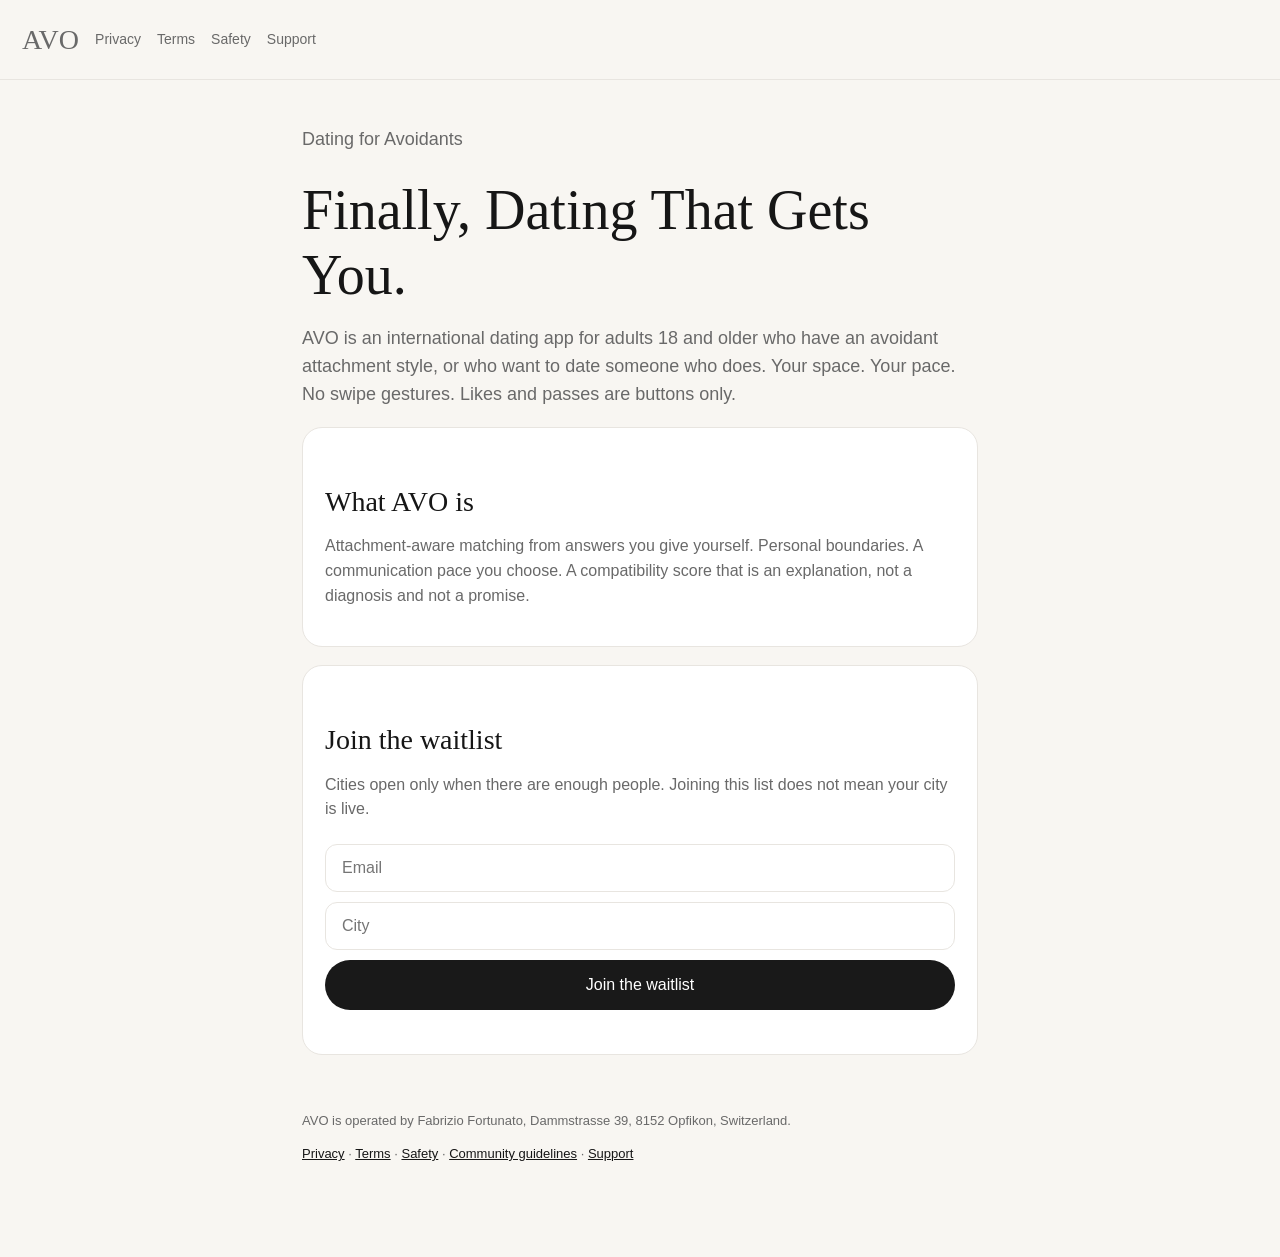
<file: index.html>
<!DOCTYPE html>
<html lang="en">
<head>
  <meta charset="utf-8" />
  <meta name="viewport" content="width=device-width, initial-scale=1" />
  <title>AVO — Dating for Avoidants</title>
  <meta name="description" content="AVO is dating for adults 18+ who need space, a slower pace, and honest boundaries. Finally, dating that gets you." />
  <link rel="stylesheet" href="styles.css" />
</head>
<body>
  <nav>
    <a class="brand" href="index.html">AVO</a>
    <a href="privacy.html">Privacy</a>
    <a href="terms.html">Terms</a>
    <a href="safety.html">Safety</a>
    <a href="support.html">Support</a>
  </nav>
  <main class="wrap">
    <section class="hero">
      <p>Dating for Avoidants</p>
      <h1>Finally, Dating That Gets You.</h1>
      <p>AVO is an international dating app for adults 18 and older who have an avoidant attachment style, or who want to date someone who does. Your space. Your pace. No swipe gestures. Likes and passes are buttons only.</p>
    </section>
    <div class="card">
      <h2>What AVO is</h2>
      <p>Attachment-aware matching from answers you give yourself. Personal boundaries. A communication pace you choose. A compatibility score that is an explanation, not a diagnosis and not a promise.</p>
    </div>
    <div class="card">
      <h2>Join the waitlist</h2>
      <p>Cities open only when there are enough people. Joining this list does not mean your city is live.</p>
      <form id="wait">
        <input name="email" type="email" placeholder="Email" required />
        <input name="city" placeholder="City" required />
        <button type="submit">Join the waitlist</button>
      </form>
      <p class="note" id="done"></p>
    </div>
    <footer>
      <p>AVO is operated by Fabrizio Fortunato, Dammstrasse 39, 8152 Opfikon, Switzerland.</p>
      <p><a href="privacy.html">Privacy</a> · <a href="terms.html">Terms</a> · <a href="safety.html">Safety</a> · <a href="community.html">Community guidelines</a> · <a href="support.html">Support</a></p>
    </footer>
  </main>
  <script>
    document.getElementById("wait").addEventListener("submit", (event) => {
      event.preventDefault();
      const data = Object.fromEntries(new FormData(event.target).entries());
      const key = "avo.waitlist";
      const existing = JSON.parse(localStorage.getItem(key) || "[]");
      existing.push({ ...data, at: new Date().toISOString() });
      localStorage.setItem(key, JSON.stringify(existing));
      document.getElementById("done").textContent =
        "Saved in this browser only. A live waitlist service is not connected yet, so we cannot confirm a place in a city.";
    });
  </script>
</body>
</html>
</file>
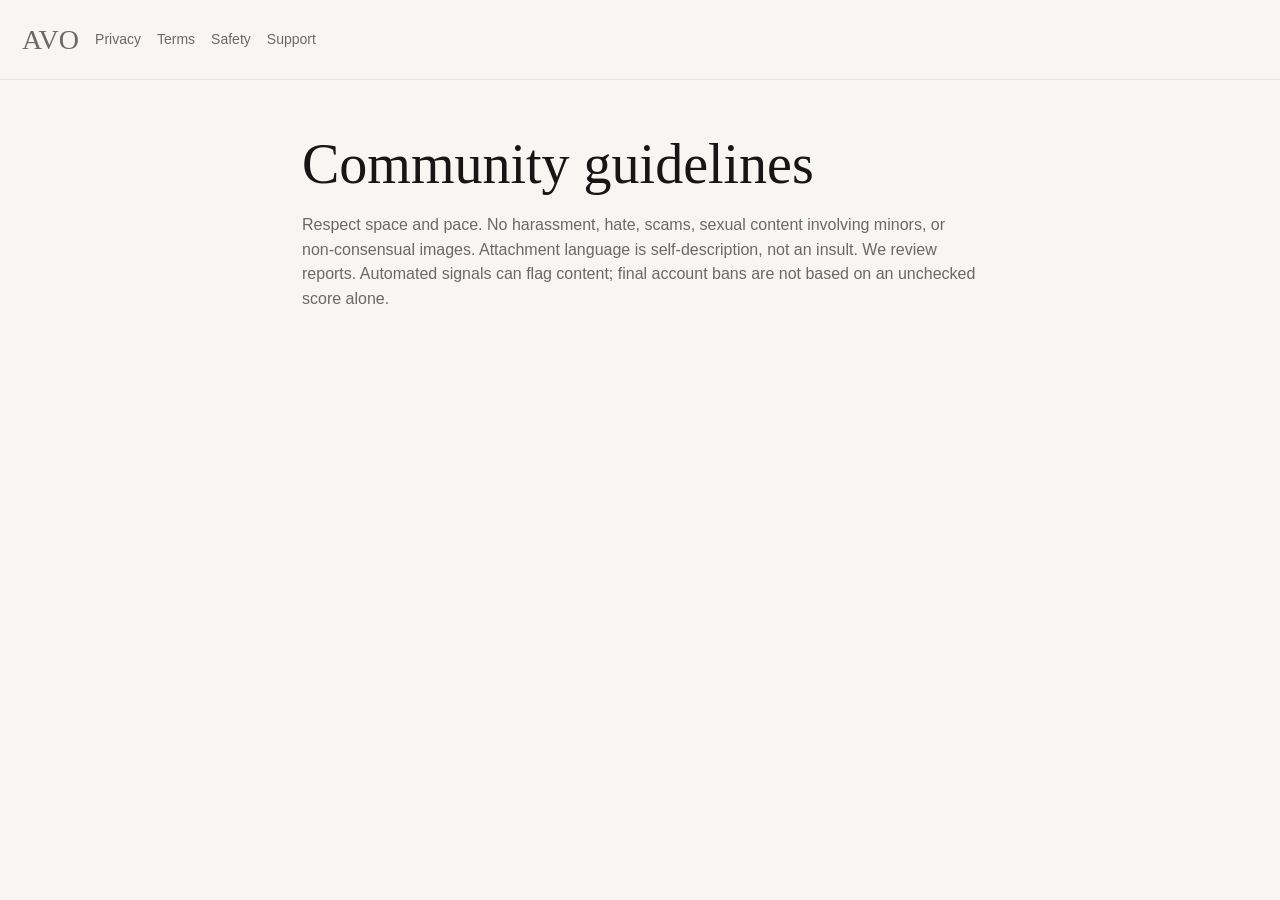
<file: community.html>
<!DOCTYPE html>
<html lang="en">
<head>
  <meta charset="utf-8" />
  <meta name="viewport" content="width=device-width, initial-scale=1" />
  <title>Community Guidelines · AVO</title>
  <link rel="stylesheet" href="styles.css" />
</head>
<body>
  <nav>
    <a class="brand" href="index.html">AVO</a>
    <a href="privacy.html">Privacy</a>
    <a href="terms.html">Terms</a>
    <a href="safety.html">Safety</a>
    <a href="support.html">Support</a>
  </nav>
  <main class="wrap">
    <h1>Community guidelines</h1>
    <p>Respect space and pace. No harassment, hate, scams, sexual content involving minors, or non-consensual images. Attachment language is self-description, not an insult. We review reports. Automated signals can flag content; final account bans are not based on an unchecked score alone.</p>
  </main>
</body>
</html>
</file>
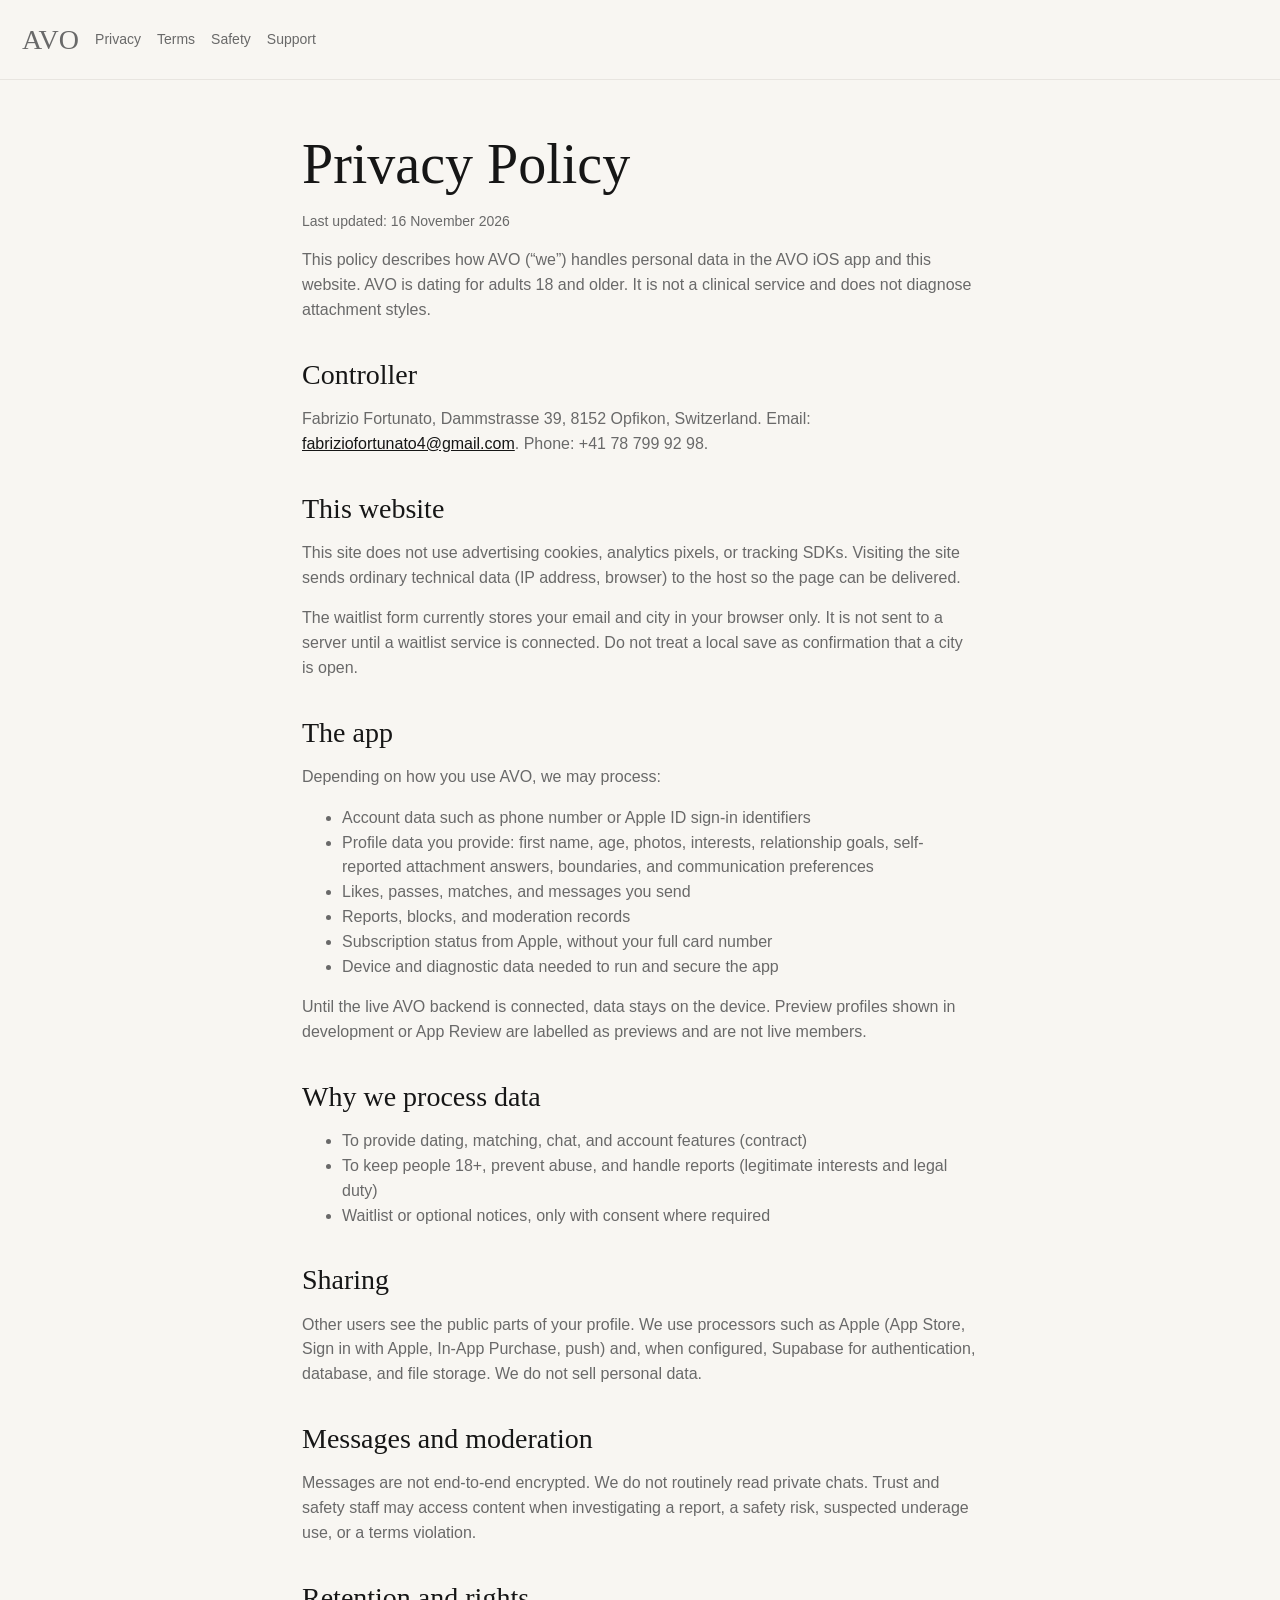
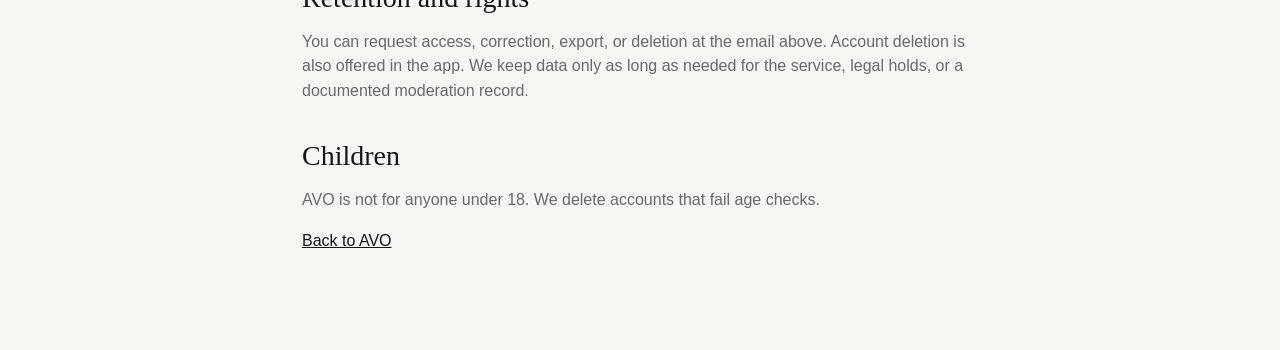
<file: privacy.html>
<!DOCTYPE html>
<html lang="en">
<head>
  <meta charset="utf-8" />
  <meta name="viewport" content="width=device-width, initial-scale=1" />
  <title>Privacy Policy · AVO</title>
  <link rel="stylesheet" href="styles.css" />
</head>
<body>
  <nav>
    <a class="brand" href="index.html">AVO</a>
    <a href="privacy.html">Privacy</a>
    <a href="terms.html">Terms</a>
    <a href="safety.html">Safety</a>
    <a href="support.html">Support</a>
  </nav>
  <main class="wrap">
    <h1>Privacy Policy</h1>
    <p class="note">Last updated: 16 November 2026</p>
    <p>This policy describes how AVO (“we”) handles personal data in the AVO iOS app and this website. AVO is dating for adults 18 and older. It is not a clinical service and does not diagnose attachment styles.</p>
    <h2>Controller</h2>
    <p>Fabrizio Fortunato, Dammstrasse 39, 8152 Opfikon, Switzerland. Email: <a href="mailto:fabriziofortunato4@gmail.com">fabriziofortunato4@gmail.com</a>. Phone: +41 78 799 92 98.</p>
    <h2>This website</h2>
    <p>This site does not use advertising cookies, analytics pixels, or tracking SDKs. Visiting the site sends ordinary technical data (IP address, browser) to the host so the page can be delivered.</p>
    <p>The waitlist form currently stores your email and city in your browser only. It is not sent to a server until a waitlist service is connected. Do not treat a local save as confirmation that a city is open.</p>
    <h2>The app</h2>
    <p>Depending on how you use AVO, we may process:</p>
    <ul>
      <li>Account data such as phone number or Apple ID sign-in identifiers</li>
      <li>Profile data you provide: first name, age, photos, interests, relationship goals, self-reported attachment answers, boundaries, and communication preferences</li>
      <li>Likes, passes, matches, and messages you send</li>
      <li>Reports, blocks, and moderation records</li>
      <li>Subscription status from Apple, without your full card number</li>
      <li>Device and diagnostic data needed to run and secure the app</li>
    </ul>
    <p>Until the live AVO backend is connected, data stays on the device. Preview profiles shown in development or App Review are labelled as previews and are not live members.</p>
    <h2>Why we process data</h2>
    <ul>
      <li>To provide dating, matching, chat, and account features (contract)</li>
      <li>To keep people 18+, prevent abuse, and handle reports (legitimate interests and legal duty)</li>
      <li>Waitlist or optional notices, only with consent where required</li>
    </ul>
    <h2>Sharing</h2>
    <p>Other users see the public parts of your profile. We use processors such as Apple (App Store, Sign in with Apple, In-App Purchase, push) and, when configured, Supabase for authentication, database, and file storage. We do not sell personal data.</p>
    <h2>Messages and moderation</h2>
    <p>Messages are not end-to-end encrypted. We do not routinely read private chats. Trust and safety staff may access content when investigating a report, a safety risk, suspected underage use, or a terms violation.</p>
    <h2>Retention and rights</h2>
    <p>You can request access, correction, export, or deletion at the email above. Account deletion is also offered in the app. We keep data only as long as needed for the service, legal holds, or a documented moderation record.</p>
    <h2>Children</h2>
    <p>AVO is not for anyone under 18. We delete accounts that fail age checks.</p>
    <p><a href="index.html">Back to AVO</a></p>
  </main>
</body>
</html>
</file>
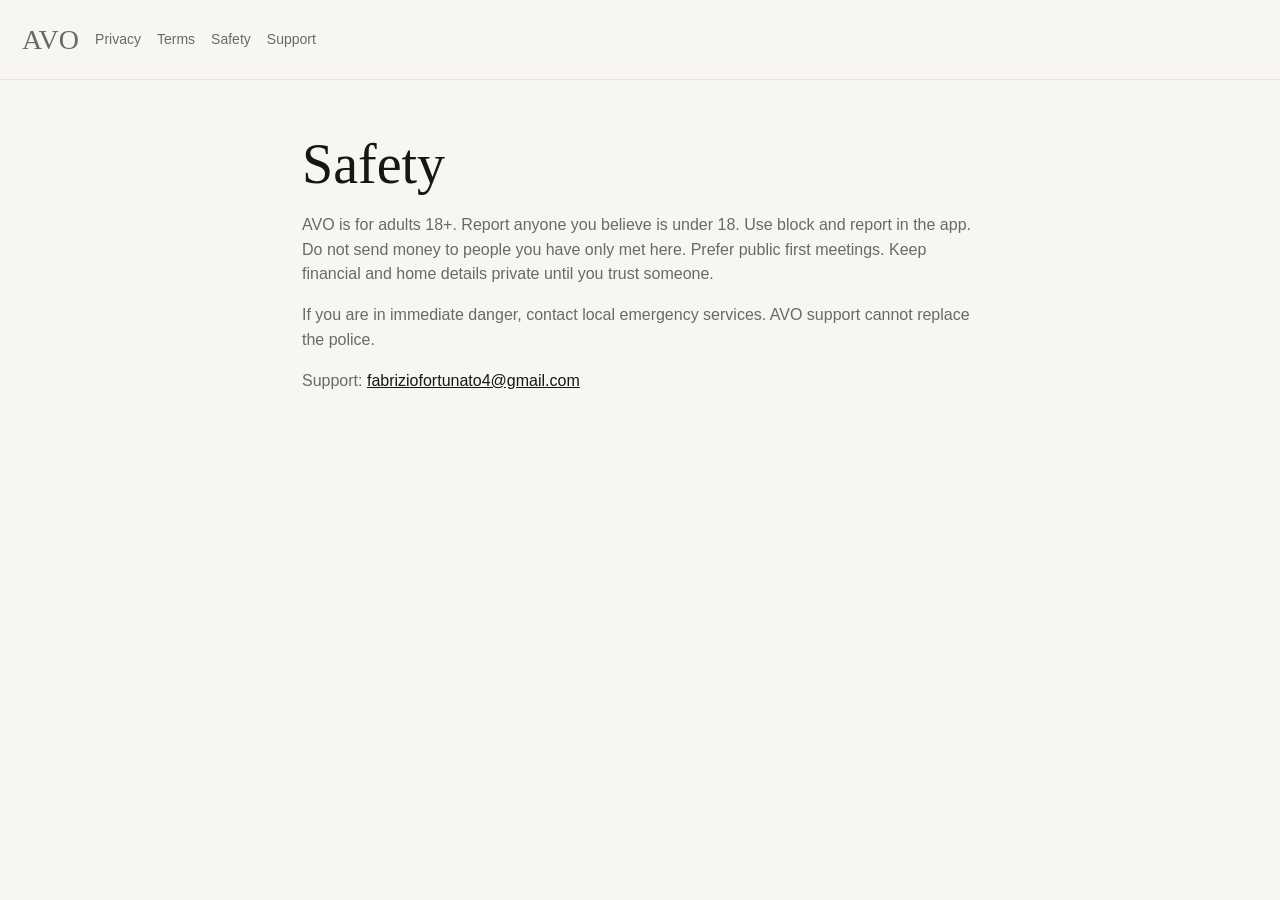
<file: safety.html>
<!DOCTYPE html>
<html lang="en">
<head>
  <meta charset="utf-8" />
  <meta name="viewport" content="width=device-width, initial-scale=1" />
  <title>Safety · AVO</title>
  <link rel="stylesheet" href="styles.css" />
</head>
<body>
  <nav>
    <a class="brand" href="index.html">AVO</a>
    <a href="privacy.html">Privacy</a>
    <a href="terms.html">Terms</a>
    <a href="safety.html">Safety</a>
    <a href="support.html">Support</a>
  </nav>
  <main class="wrap">
    <h1>Safety</h1>
    <p>AVO is for adults 18+. Report anyone you believe is under 18. Use block and report in the app. Do not send money to people you have only met here. Prefer public first meetings. Keep financial and home details private until you trust someone.</p>
    <p>If you are in immediate danger, contact local emergency services. AVO support cannot replace the police.</p>
    <p>Support: <a href="mailto:fabriziofortunato4@gmail.com">fabriziofortunato4@gmail.com</a></p>
  </main>
</body>
</html>
</file>
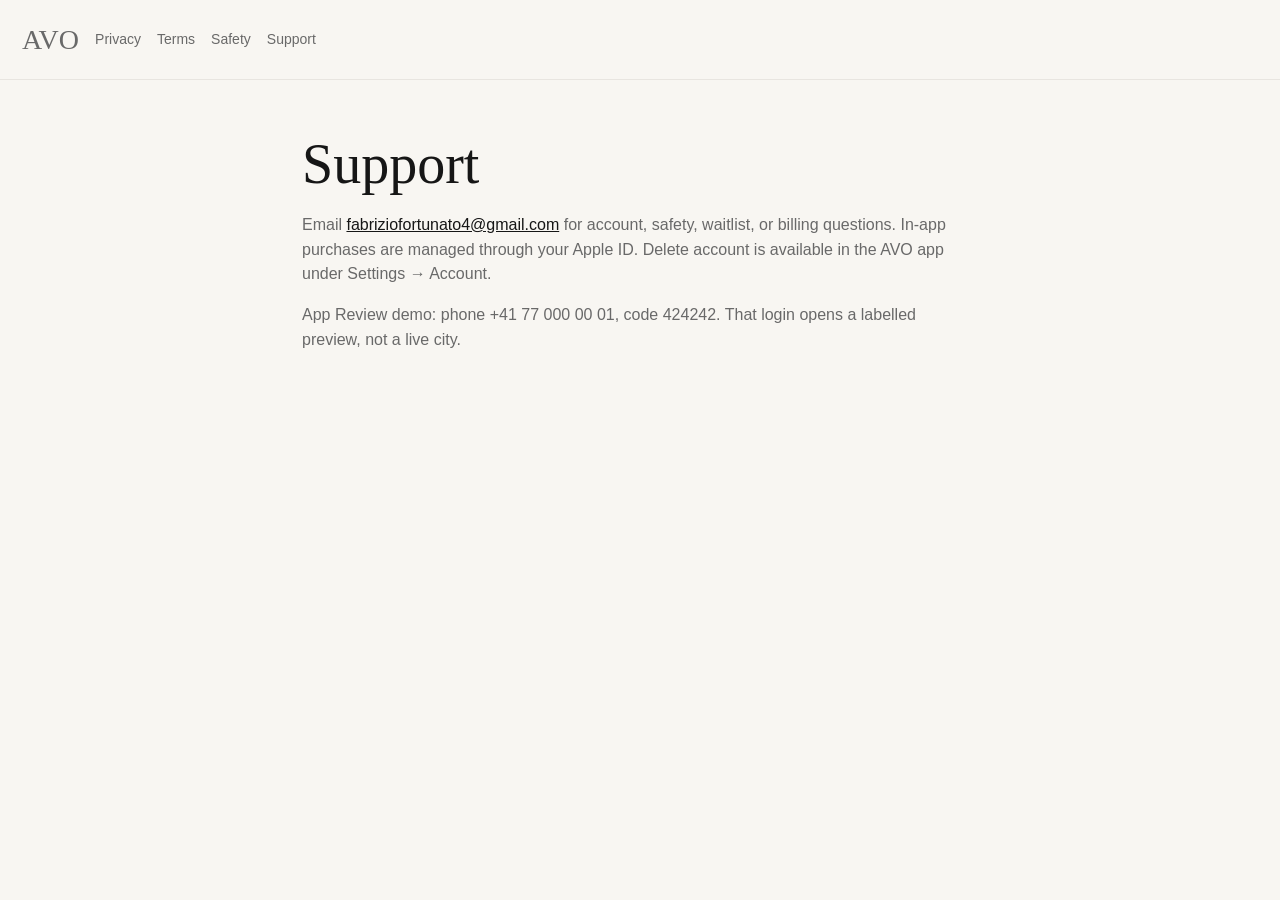
<file: support.html>
<!DOCTYPE html>
<html lang="en">
<head>
  <meta charset="utf-8" />
  <meta name="viewport" content="width=device-width, initial-scale=1" />
  <title>Support · AVO</title>
  <link rel="stylesheet" href="styles.css" />
</head>
<body>
  <nav>
    <a class="brand" href="index.html">AVO</a>
    <a href="privacy.html">Privacy</a>
    <a href="terms.html">Terms</a>
    <a href="safety.html">Safety</a>
    <a href="support.html">Support</a>
  </nav>
  <main class="wrap">
    <h1>Support</h1>
    <p>Email <a href="mailto:fabriziofortunato4@gmail.com">fabriziofortunato4@gmail.com</a> for account, safety, waitlist, or billing questions. In-app purchases are managed through your Apple ID. Delete account is available in the AVO app under Settings → Account.</p>
    <p>App Review demo: phone +41 77 000 00 01, code 424242. That login opens a labelled preview, not a live city.</p>
  </main>
</body>
</html>
</file>
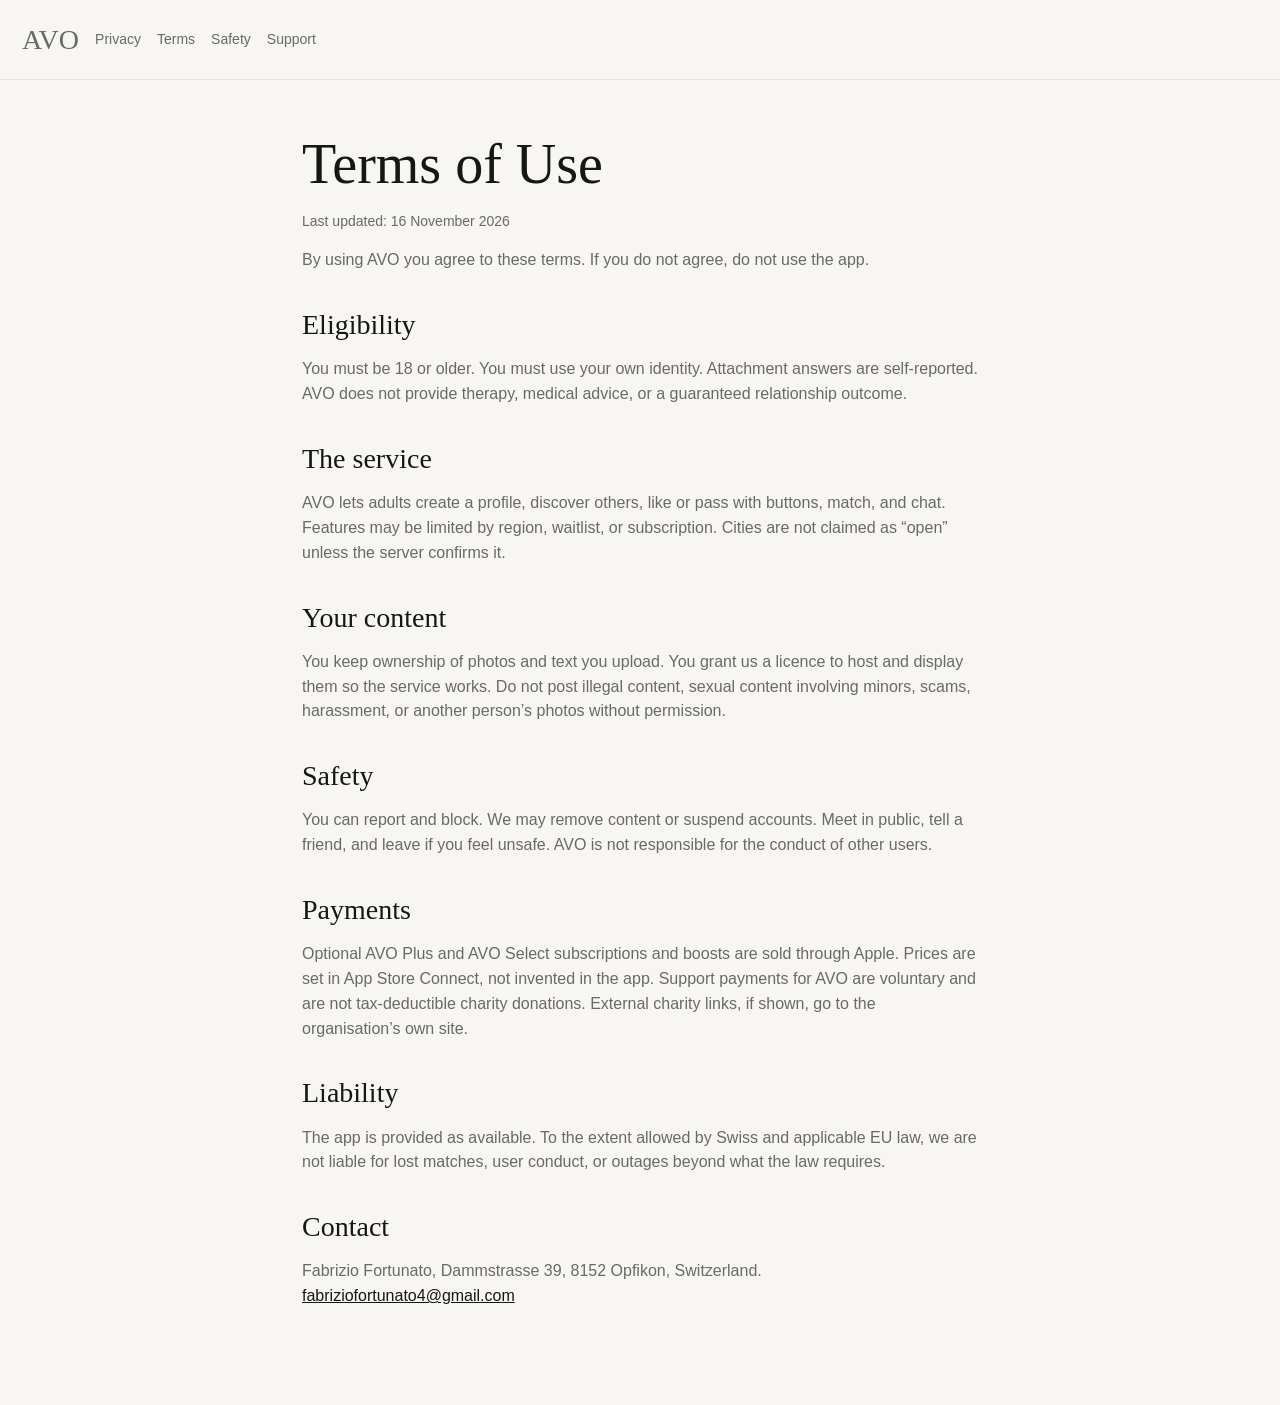
<file: terms.html>
<!DOCTYPE html>
<html lang="en">
<head>
  <meta charset="utf-8" />
  <meta name="viewport" content="width=device-width, initial-scale=1" />
  <title>Terms of Use · AVO</title>
  <link rel="stylesheet" href="styles.css" />
</head>
<body>
  <nav>
    <a class="brand" href="index.html">AVO</a>
    <a href="privacy.html">Privacy</a>
    <a href="terms.html">Terms</a>
    <a href="safety.html">Safety</a>
    <a href="support.html">Support</a>
  </nav>
  <main class="wrap">
    <h1>Terms of Use</h1>
    <p class="note">Last updated: 16 November 2026</p>
    <p>By using AVO you agree to these terms. If you do not agree, do not use the app.</p>
    <h2>Eligibility</h2>
    <p>You must be 18 or older. You must use your own identity. Attachment answers are self-reported. AVO does not provide therapy, medical advice, or a guaranteed relationship outcome.</p>
    <h2>The service</h2>
    <p>AVO lets adults create a profile, discover others, like or pass with buttons, match, and chat. Features may be limited by region, waitlist, or subscription. Cities are not claimed as “open” unless the server confirms it.</p>
    <h2>Your content</h2>
    <p>You keep ownership of photos and text you upload. You grant us a licence to host and display them so the service works. Do not post illegal content, sexual content involving minors, scams, harassment, or another person’s photos without permission.</p>
    <h2>Safety</h2>
    <p>You can report and block. We may remove content or suspend accounts. Meet in public, tell a friend, and leave if you feel unsafe. AVO is not responsible for the conduct of other users.</p>
    <h2>Payments</h2>
    <p>Optional AVO Plus and AVO Select subscriptions and boosts are sold through Apple. Prices are set in App Store Connect, not invented in the app. Support payments for AVO are voluntary and are not tax-deductible charity donations. External charity links, if shown, go to the organisation’s own site.</p>
    <h2>Liability</h2>
    <p>The app is provided as available. To the extent allowed by Swiss and applicable EU law, we are not liable for lost matches, user conduct, or outages beyond what the law requires.</p>
    <h2>Contact</h2>
    <p>Fabrizio Fortunato, Dammstrasse 39, 8152 Opfikon, Switzerland. <a href="mailto:fabriziofortunato4@gmail.com">fabriziofortunato4@gmail.com</a></p>
  </main>
</body>
</html>
</file>
<file: styles.css>
:root {
  --bg: #F8F6F2;
  --surface: #ffffff;
  --muted: #F0ECE6;
  --text: #161616;
  --secondary: #696969;
  --border: #E8E5E0;
  --button: #191919;
  --heart: #FF6473;
  --serif: "Iowan Old Style", "Palatino Linotype", Palatino, Georgia, serif;
  --sans: -apple-system, BlinkMacSystemFont, "SF Pro Text", "Segoe UI", sans-serif;
}
* { box-sizing: border-box; }
html, body { margin: 0; padding: 0; }
body {
  background: var(--bg);
  color: var(--text);
  font-family: var(--sans);
  line-height: 1.55;
}
a { color: var(--text); }
.wrap { max-width: 720px; margin: 0 auto; padding: 28px 22px 80px; }
nav {
  display: flex; gap: 16px; align-items: center; flex-wrap: wrap;
  padding: 18px 22px; border-bottom: 1px solid var(--border);
}
nav .brand { font-family: var(--serif); font-size: 28px; text-decoration: none; }
nav a { text-decoration: none; color: var(--secondary); font-size: 14px; }
h1, h2 { font-family: var(--serif); font-weight: 400; line-height: 1.15; }
h1 { font-size: clamp(36px, 7vw, 56px); margin: 24px 0 12px; }
h2 { font-size: 28px; margin: 36px 0 10px; }
p, li { color: var(--secondary); }
.hero p { font-size: 18px; }
form { display: grid; gap: 10px; margin: 22px 0; }
input {
  border: 1px solid var(--border); border-radius: 12px; padding: 14px 16px;
  font-size: 16px; background: var(--surface);
}
button, .btn {
  background: var(--button); color: #fff; border: 0; border-radius: 999px;
  padding: 16px 22px; font-size: 16px; cursor: pointer; text-align: center;
  text-decoration: none; display: inline-block;
}
.card {
  background: var(--surface); border: 1px solid var(--border);
  border-radius: 20px; padding: 22px; margin: 18px 0;
}
.note { font-size: 14px; }
footer { margin-top: 56px; font-size: 13px; color: var(--secondary); }
</file>
